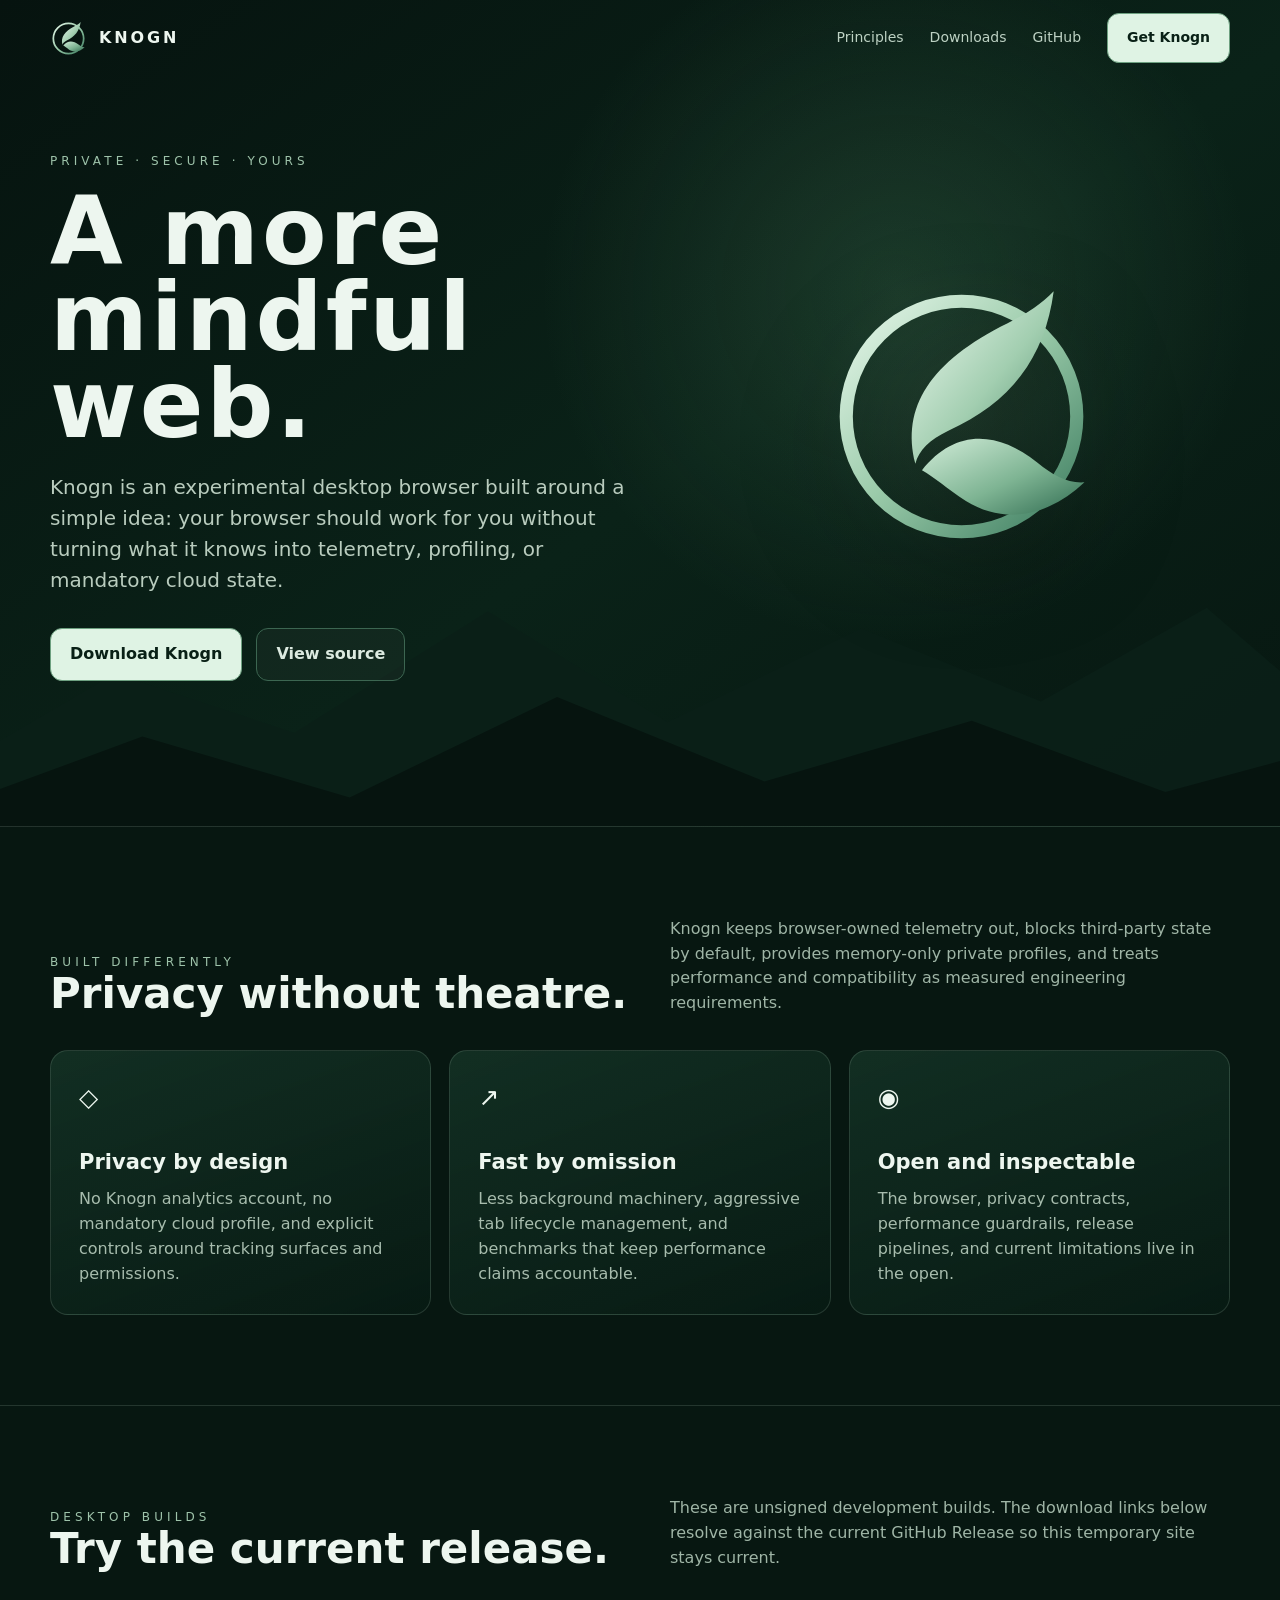
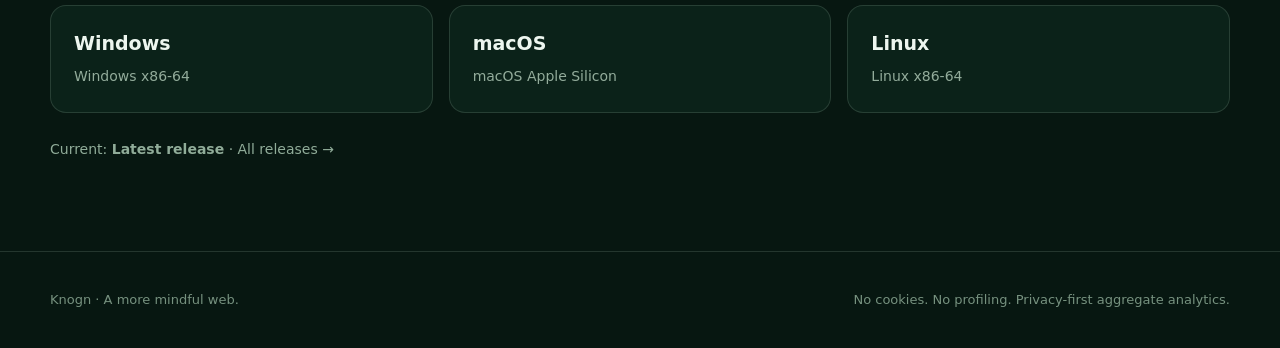
<file: site/index.html>
<!doctype html>
<html lang="en">
<head>
<meta charset="utf-8">
<meta name="viewport" content="width=device-width,initial-scale=1">
<meta name="description" content="Knogn is a privacy-first desktop browser: private by design, local by default, and fast by omission.">
<meta name="theme-color" content="#071711">
<title>Knogn — A more mindful web</title>
<link rel="icon" href="assets/knogn-mark.svg">
<link rel="stylesheet" href="styles.css">
</head>
<body>
<section class="hero">
  <div class="shell">
    <nav>
      <a class="brand" href="#"><img src="assets/knogn-mark.svg" alt="">KNOGN</a>
      <div class="navlinks">
        <a href="#principles">Principles</a>
        <a href="#downloads">Downloads</a>
        <a href="https://github.com/rclevenger-hm/knogn-browser">GitHub</a>
        <a class="button" href="#downloads">Get Knogn</a>
      </div>
    </nav>
    <div class="hero-grid">
      <div>
        <div class="eyebrow">Private · Secure · Yours</div>
        <h1>A more<br>mindful web.</h1>
        <p class="lede">Knogn is an experimental desktop browser built around a simple idea: your browser should work for you without turning what it knows into telemetry, profiling, or mandatory cloud state.</p>
        <div class="actions">
          <a class="button" href="#downloads">Download Knogn</a>
          <a class="button secondary" href="https://github.com/rclevenger-hm/knogn-browser">View source</a>
        </div>
      </div>
      <div class="hero-mark"><div class="halo"><img src="assets/knogn-mark.svg" alt="Knogn mark"></div></div>
    </div>
  </div>
</section>
<section class="section" id="principles">
  <div class="shell">
    <div class="section-head">
      <div><div class="eyebrow">Built differently</div><h2>Privacy without theatre.</h2></div>
      <p>Knogn keeps browser-owned telemetry out, blocks third-party state by default, provides memory-only private profiles, and treats performance and compatibility as measured engineering requirements.</p>
    </div>
    <div class="cards">
      <article class="card"><div class="icon">◇</div><h3>Privacy by design</h3><p>No Knogn analytics account, no mandatory cloud profile, and explicit controls around tracking surfaces and permissions.</p></article>
      <article class="card"><div class="icon">↗</div><h3>Fast by omission</h3><p>Less background machinery, aggressive tab lifecycle management, and benchmarks that keep performance claims accountable.</p></article>
      <article class="card"><div class="icon">◉</div><h3>Open and inspectable</h3><p>The browser, privacy contracts, performance guardrails, release pipelines, and current limitations live in the open.</p></article>
    </div>
  </div>
</section>
<section class="section" id="downloads">
  <div class="shell">
    <div class="section-head">
      <div><div class="eyebrow">Desktop builds</div><h2>Try the current release.</h2></div>
      <p>These are unsigned development builds. The download links below resolve against the current GitHub Release so this temporary site stays current.</p>
    </div>
    <div class="downloads">
      <a class="download" data-os="windows" href="#"><strong>Windows</strong><span>Windows x86-64</span></a>
      <a class="download" data-os="macos" href="#"><strong>macOS</strong><span>macOS Apple Silicon</span></a>
      <a class="download" data-os="linux" href="#"><strong>Linux</strong><span>Linux x86-64</span></a>
    </div>
    <div class="release-line">Current: <strong data-version>Latest release</strong> · <a href="https://github.com/rclevenger-hm/knogn-browser/releases">All releases →</a></div>
  </div>
</section>
<div class="shell"><footer><span>Knogn · A more mindful web.</span><span>No cookies. No profiling. Privacy-first aggregate analytics.</span></footer></div>
<script src="script.js"></script>
<script type="module" src="https://static.cloudflareinsights.com/beacon.min.js" data-cf-beacon='{"token":"5622984e1fc6491f8ab1d361b31710d7"}'></script>
</body>
</html>
</file>
<file: site/styles.css>
:root{--ink:#06120e;--forest:#071711;--forest-2:#0c251b;--panel:#0d291f;--mint:#e5f7e9;--sage:#9bcaaa;--moss:#4a8766;--muted:#9ab3a2;--line:rgba(210,239,219,.14)}
*{box-sizing:border-box}html{scroll-behavior:smooth}body{margin:0;background:var(--forest);color:#edf6ef;font:16px/1.55 Inter,ui-sans-serif,system-ui,-apple-system,BlinkMacSystemFont,"Segoe UI",sans-serif}a{color:inherit;text-decoration:none}.shell{width:min(1180px,calc(100% - 40px));margin:auto}nav{height:76px;display:flex;align-items:center;justify-content:space-between;position:relative;z-index:5}.brand{display:flex;align-items:center;gap:12px;font-weight:650;letter-spacing:.18em}.brand img{width:37px;height:37px}.navlinks{display:flex;align-items:center;gap:26px;color:#bdd1c3;font-size:14px}.navlinks a:hover{color:white}.hero{min-height:690px;position:relative;overflow:hidden;border-bottom:1px solid var(--line);background:radial-gradient(circle at 70% 35%,rgba(91,147,108,.22),transparent 34%),linear-gradient(145deg,#06130f 0%,#0a2218 55%,#071711 100%)}.hero:before,.hero:after{content:"";position:absolute;left:-4%;right:-4%;bottom:-3%;height:42%;background:#0b2018;clip-path:polygon(0 77%,12% 49%,25% 66%,39% 31%,52% 63%,66% 36%,79% 57%,91% 30%,100% 61%,100% 100%,0 100%);opacity:.9}.hero:after{bottom:-10%;height:32%;background:#06130f;clip-path:polygon(0 62%,14% 35%,29% 58%,44% 20%,59% 52%,74% 29%,88% 56%,100% 39%,100% 100%,0 100%)}.hero-grid{position:relative;z-index:2;display:grid;grid-template-columns:1.05fr .95fr;align-items:center;gap:50px;padding:76px 0 145px}.eyebrow{text-transform:uppercase;letter-spacing:.34em;color:#9ec3aa;font-size:12px}h1{font-size:clamp(56px,8vw,94px);line-height:.92;letter-spacing:.03em;margin:18px 0 24px}.lede{font-size:20px;color:#b9ccbe;max-width:600px}.actions{display:flex;gap:14px;flex-wrap:wrap;margin-top:32px}.button{padding:13px 19px;border-radius:12px;border:1px solid #6da080;background:#dff3e4;color:#092016;font-weight:650}.button.secondary{background:rgba(255,255,255,.03);color:#dceae0;border-color:#3c6651}.hero-mark{display:flex;align-items:center;justify-content:center}.hero-mark .halo{width:min(390px,75vw);aspect-ratio:1;border-radius:50%;display:grid;place-items:center;background:radial-gradient(circle,rgba(128,186,147,.13),rgba(25,62,45,.04) 54%,transparent 70%)}.hero-mark img{width:72%;filter:drop-shadow(0 30px 50px rgba(0,0,0,.4))}.section{padding:90px 0;border-bottom:1px solid var(--line)}.section-head{display:flex;justify-content:space-between;gap:30px;align-items:end;margin-bottom:34px}h2{font-size:42px;margin:0;line-height:1.05}.section-head p{color:#9fb5a6;max-width:560px;margin:0}.cards{display:grid;grid-template-columns:repeat(3,1fr);gap:18px}.card{padding:28px;border:1px solid var(--line);border-radius:18px;background:linear-gradient(160deg,rgba(28,67,50,.54),rgba(8,27,20,.9));min-height:210px}.card .icon{font-size:25px;margin-bottom:28px}.card h3{font-size:21px;margin:0 0 9px}.card p{color:#a7bcad;margin:0}.downloads{display:grid;grid-template-columns:repeat(3,1fr);gap:16px}.download{padding:23px;border-radius:16px;background:#0b2219;border:1px solid var(--line)}.download strong{display:block;font-size:19px;margin-bottom:6px}.download span{color:#93ac9b;font-size:14px}.release-line{margin-top:26px;color:#90ac99;font-size:14px}footer{padding:38px 0;color:#76917f;font-size:13px;display:flex;justify-content:space-between;gap:20px}@media(max-width:820px){.navlinks a:not(.button){display:none}.hero-grid{grid-template-columns:1fr;text-align:center;padding-top:45px}.lede{margin:auto}.actions{justify-content:center}.hero-mark{order:-1}.hero-mark .halo{width:230px}.cards,.downloads{grid-template-columns:1fr}.section-head{align-items:start;flex-direction:column}.hero{min-height:auto}}
</file>
